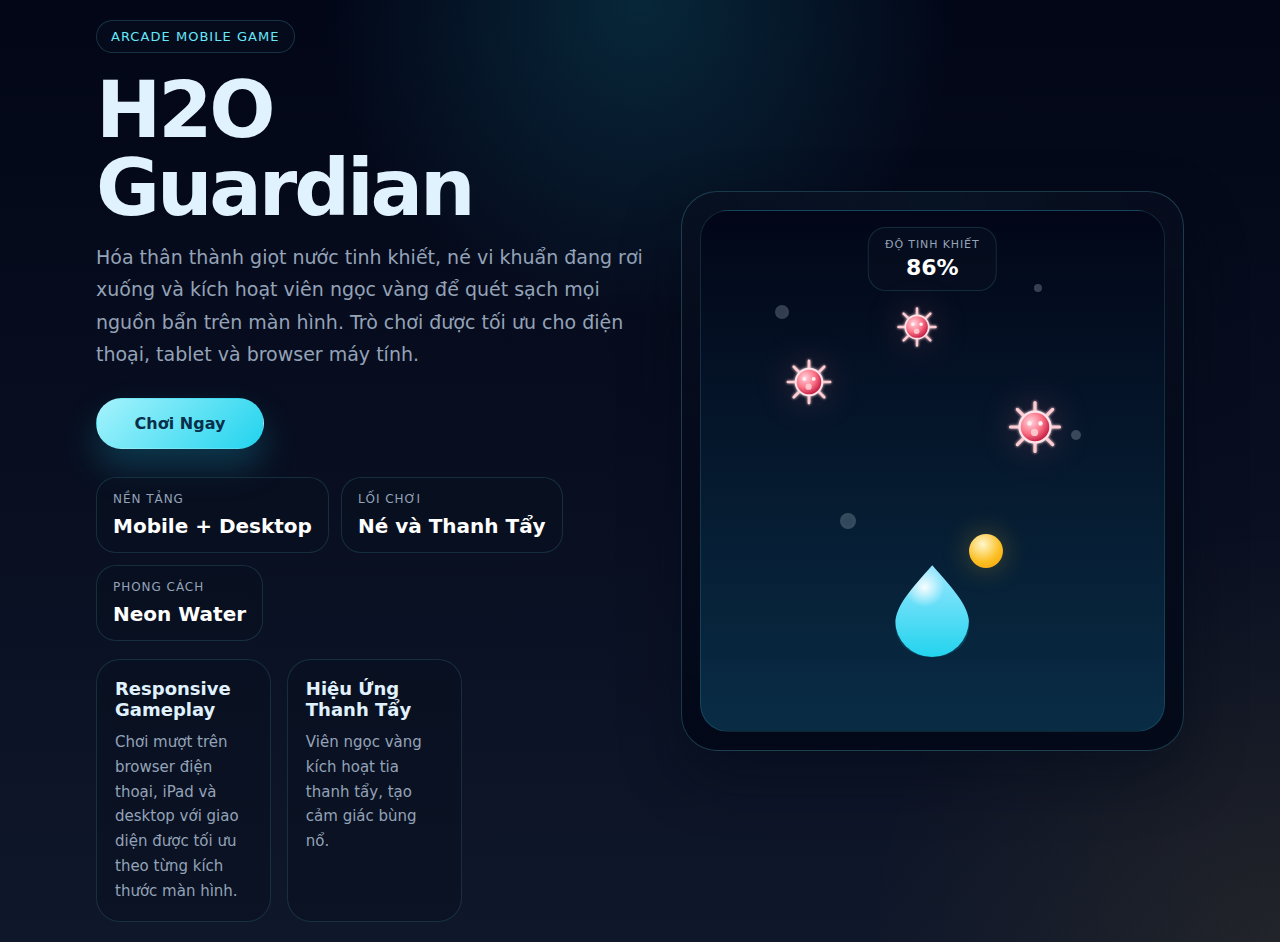
<file: game.html>
<!DOCTYPE html>
<html lang="vi">
<head>
    <meta charset="UTF-8">
    <meta
        name="viewport"
        content="width=device-width, initial-scale=1.0, viewport-fit=cover"
    >
    <meta
        name="description"
        content="H2O Guardian là game arcade né vi khuẩn, thu thập ngọc thanh tẩy
        và giữ độ tinh khiết cao nhất."
    >
    <title>H2O Guardian | Landing Page</title>
    <style>
        :root {
            color-scheme: dark;
            --bg-start: #020617;
            --bg-end: #0f172a;
            --panel: rgba(8, 15, 31, 0.72);
            --panel-border: rgba(103, 232, 249, 0.22);
            --accent: #67e8f9;
            --accent-strong: #22d3ee;
            --accent-warm: #fbbf24;
            --danger: #fb7185;
            --text-main: #e0f2fe;
            --text-soft: #94a3b8;
            --shadow: 0 24px 60px rgba(2, 8, 23, 0.45);
        }

        * {
            box-sizing: border-box;
        }

        html,
        body {
            margin: 0;
            min-height: 100%;
        }

        body {
            font-family:
                Inter, ui-sans-serif, system-ui, -apple-system, BlinkMacSystemFont,
                "Segoe UI", sans-serif;
            color: var(--text-main);
            background:
                radial-gradient(circle at top, rgba(34, 211, 238, 0.16), transparent 28%),
                radial-gradient(
                    circle at bottom right,
                    rgba(251, 191, 36, 0.08),
                    transparent 26%
                ),
                linear-gradient(180deg, var(--bg-start), var(--bg-end));
        }

        a {
            color: inherit;
            text-decoration: none;
        }

        .page {
            width: min(1120px, 100%);
            margin: 0 auto;
            padding:
                max(20px, env(safe-area-inset-top))
                max(16px, env(safe-area-inset-right))
                max(20px, env(safe-area-inset-bottom))
                max(16px, env(safe-area-inset-left));
        }

        .hero {
            min-height: 100dvh;
            display: grid;
            grid-template-columns: minmax(0, 1.05fr) minmax(320px, 0.95fr);
            align-items: center;
            gap: 28px;
        }

        .hero-copy {
            max-width: 620px;
        }

        .eyebrow {
            display: inline-flex;
            align-items: center;
            gap: 8px;
            padding: 8px 14px;
            border-radius: 999px;
            border: 1px solid rgba(103, 232, 249, 0.18);
            background: rgba(8, 15, 31, 0.56);
            color: var(--accent);
            font-size: 13px;
            letter-spacing: 0.08em;
            text-transform: uppercase;
        }

        .hero h1 {
            margin: 18px 0 14px;
            font-size: clamp(40px, 7vw, 78px);
            line-height: 1;
            letter-spacing: -0.04em;
        }

        .hero p {
            margin: 0;
            color: var(--text-soft);
            font-size: clamp(16px, 2vw, 19px);
            line-height: 1.7;
        }

        .hero-actions {
            display: flex;
            flex-wrap: wrap;
            gap: 14px;
            margin-top: 28px;
        }

        .button {
            display: inline-flex;
            align-items: center;
            justify-content: center;
            min-width: 168px;
            padding: 15px 24px;
            border-radius: 999px;
            border: 1px solid transparent;
            font-weight: 700;
            transition:
                transform 0.2s ease,
                border-color 0.2s ease,
                background 0.2s ease;
        }

        .button:hover {
            transform: translateY(-2px);
        }

        .button-primary {
            color: #082f49;
            background: linear-gradient(135deg, #a5f3fc, #22d3ee);
            box-shadow: 0 18px 35px rgba(34, 211, 238, 0.22);
        }

        .button-secondary {
            border-color: rgba(103, 232, 249, 0.18);
            background: rgba(8, 15, 31, 0.58);
            color: var(--text-main);
        }

        .hero-meta {
            display: flex;
            flex-wrap: wrap;
            gap: 12px;
            margin-top: 28px;
        }

        .meta-card {
            min-width: 140px;
            padding: 14px 16px;
            border-radius: 20px;
            border: 1px solid rgba(103, 232, 249, 0.14);
            background: rgba(8, 15, 31, 0.52);
        }

        .meta-card span {
            display: block;
            color: var(--text-soft);
            font-size: 12px;
            text-transform: uppercase;
            letter-spacing: 0.08em;
        }

        .meta-card strong {
            display: block;
            margin-top: 8px;
            font-size: 20px;
            color: white;
        }

        .hero-visual {
            position: relative;
            min-height: 560px;
            border-radius: 36px;
            overflow: hidden;
            border: 1px solid var(--panel-border);
            background:
                linear-gradient(180deg, rgba(8, 15, 31, 0.7), rgba(2, 8, 23, 0.92)),
                radial-gradient(circle at top, rgba(34, 211, 238, 0.1), transparent 34%);
            box-shadow: var(--shadow);
        }

        .mock-screen {
            position: absolute;
            inset: 18px;
            border-radius: 28px;
            overflow: hidden;
            background:
                linear-gradient(180deg, rgba(2, 6, 23, 0.92), rgba(8, 47, 73, 0.88)),
                linear-gradient(180deg, #020617, #0f172a);
            border: 1px solid rgba(103, 232, 249, 0.14);
        }

        .mock-bubble,
        .mock-virus,
        .mock-orb,
        .mock-drop {
            position: absolute;
            border-radius: 999px;
        }

        .mock-bubble {
            background: rgba(224, 242, 254, 0.18);
            box-shadow: inset 0 0 12px rgba(255, 255, 255, 0.08);
        }

        .mock-drop {
            left: 50%;
            bottom: 74px;
            width: 74px;
            height: 92px;
            transform: translateX(-50%);
            background:
                radial-gradient(circle at 40% 24%, rgba(255, 255, 255, 0.95), transparent 24%),
                linear-gradient(180deg, #9be7ff, #22d3ee);
            clip-path: path(
                "M37 0 C57 23 74 40 74 59 C74 80 57 92 37 92 C17 92 0 80 0 59 C0 40 17 23 37 0 Z"
            );
            filter: drop-shadow(0 0 20px rgba(34, 211, 238, 0.4));
        }

        .mock-virus {
            background-image: url("data:image/svg+xml;charset=utf-8,%3Csvg xmlns='http://www.w3.org/2000/svg' viewBox='0 0 128 128'%3E%3Cdefs%3E%3CradialGradient id='core' cx='36%25' cy='34%25' r='70%25'%3E%3Cstop offset='0%25' stop-color='%23ffd5df' /%3E%3Cstop offset='55%25' stop-color='%23fb7185' /%3E%3Cstop offset='100%25' stop-color='%23be123c' /%3E%3C/radialGradient%3E%3Cfilter id='glow' x='-40%25' y='-40%25' width='180%25' height='180%25'%3E%3CfeGaussianBlur stdDeviation='4' result='blur' /%3E%3CfeMerge%3E%3CfeMergeNode in='blur' /%3E%3CfeMergeNode in='SourceGraphic' /%3E%3C/feMerge%3E%3C/filter%3E%3C/defs%3E%3Cg filter='url(%23glow)'%3E%3Cg stroke='%23fecdd3' stroke-width='7' stroke-linecap='round'%3E%3Cline x1='64' y1='10' x2='64' y2='28' /%3E%3Cline x1='64' y1='100' x2='64' y2='118' /%3E%3Cline x1='10' y1='64' x2='28' y2='64' /%3E%3Cline x1='100' y1='64' x2='118' y2='64' /%3E%3Cline x1='25' y1='25' x2='37' y2='37' /%3E%3Cline x1='91' y1='91' x2='103' y2='103' /%3E%3Cline x1='25' y1='103' x2='37' y2='91' /%3E%3Cline x1='91' y1='37' x2='103' y2='25' /%3E%3C/g%3E%3Ccircle cx='64' cy='64' r='34' fill='url(%23core)' stroke='%23ffe4ea' stroke-width='5' /%3E%3Ccircle cx='52' cy='56' r='5' fill='%23fff1f2' /%3E%3Ccircle cx='76' cy='56' r='5' fill='%23fff1f2' /%3E%3Ccircle cx='63' cy='76' r='8' fill='%23fecdd3' opacity='0.9' /%3E%3C/g%3E%3C/svg%3E");
            background-position: center;
            background-repeat: no-repeat;
            background-size: contain;
            filter: drop-shadow(0 0 18px rgba(251, 113, 133, 0.24));
        }

        .mock-orb {
            background:
                radial-gradient(circle at 40% 30%, #fff7cc, #fbbf24 56%, #f59e0b 100%);
            box-shadow: 0 0 28px rgba(251, 191, 36, 0.3);
        }

        .mock-hud {
            position: absolute;
            top: 16px;
            left: 50%;
            transform: translateX(-50%);
            padding: 10px 16px;
            border-radius: 18px;
            border: 1px solid rgba(103, 232, 249, 0.14);
            background: rgba(8, 15, 31, 0.68);
            color: white;
            text-align: center;
        }

        .mock-hud span {
            display: block;
            color: var(--text-soft);
            font-size: 11px;
            letter-spacing: 0.08em;
            text-transform: uppercase;
        }

        .mock-hud strong {
            display: block;
            margin-top: 4px;
            font-size: 22px;
        }

        .feature-grid {
            display: grid;
            grid-template-columns: repeat(3, minmax(0, 1fr));
            gap: 16px;
            margin-top: 18px;
        }

        .feature-card {
            padding: 18px;
            border-radius: 24px;
            border: 1px solid rgba(103, 232, 249, 0.14);
            background: rgba(8, 15, 31, 0.52);
        }

        .feature-card strong {
            display: block;
            margin-bottom: 10px;
            font-size: 18px;
        }

        .feature-card p {
            margin: 0;
            color: var(--text-soft);
            font-size: 15px;
            line-height: 1.65;
        }

        .footer-note {
            margin-top: 18px;
            color: var(--text-soft);
            font-size: 14px;
        }

        @media (max-width: 960px) {
            .hero {
                grid-template-columns: 1fr;
                min-height: auto;
                padding-block: 28px 24px;
            }

            .hero-copy {
                max-width: none;
            }

            .hero-visual {
                min-height: 500px;
            }

            .feature-grid {
                grid-template-columns: 1fr;
            }
        }

        @media (max-width: 560px) {
            .page {
                padding: 14px;
            }

            .hero {
                gap: 18px;
                padding-block: 18px;
            }

            .hero-visual {
                min-height: 420px;
                border-radius: 28px;
            }

            .mock-screen {
                inset: 12px;
                border-radius: 22px;
            }

            .hero-actions {
                flex-direction: column;
            }

            .button {
                width: 100%;
            }

            .hero-meta {
                display: grid;
                grid-template-columns: 1fr 1fr;
            }
        }
    </style>
</head>
<body>
    <main class="page">
        <section class="hero">
            <div class="hero-copy">
                <div class="eyebrow">Arcade Mobile Game</div>
                <h1>H2O Guardian</h1>
                <p>
                    Hóa thân thành giọt nước tinh khiết, né vi khuẩn đang rơi xuống
                    và kích hoạt viên ngọc vàng để quét sạch mọi nguồn bẩn trên màn
                    hình. Trò chơi được tối ưu cho điện thoại, tablet và browser máy
                    tính.
                </p>

                <div class="hero-actions">
                    <a class="button button-primary" href="game_play.html">
                        Chơi Ngay
                    </a>
                </div>

                <div class="hero-meta">
                    <div class="meta-card">
                        <span>Nền tảng</span>
                        <strong>Mobile + Desktop</strong>
                    </div>
                    <div class="meta-card">
                        <span>Lối chơi</span>
                        <strong>Né và Thanh Tẩy</strong>
                    </div>
                    <div class="meta-card">
                        <span>Phong cách</span>
                        <strong>Neon Water</strong>
                    </div>
                </div>

                <div id="features" class="feature-grid">
                    <article class="feature-card">
                        <strong>Responsive Gameplay</strong>
                        <p>
                            Chơi mượt trên browser điện thoại, iPad và desktop với
                            giao diện được tối ưu theo từng kích thước màn hình.
                        </p>
                    </article>
                    <article class="feature-card">
                        <strong>Hiệu Ứng Thanh Tẩy</strong>
                        <p>
                            Viên ngọc vàng kích hoạt tia thanh tẩy, tạo cảm giác bùng
                            nổ.
                        </p>
                    </article>
                </div>
            </div>

            <aside class="hero-visual" aria-label="Minh họa H2O Guardian">
                <div class="mock-screen">
                    <div class="mock-hud">
                        <span>Độ tinh khiết</span>
                        <strong>86%</strong>
                    </div>

                    <div
                        class="mock-bubble"
                        style="width: 14px; height: 14px; left: 16%; top: 18%;"
                    ></div>
                    <div
                        class="mock-bubble"
                        style="width: 8px; height: 8px; left: 72%; top: 14%;"
                    ></div>
                    <div
                        class="mock-bubble"
                        style="width: 16px; height: 16px; left: 30%; top: 58%;"
                    ></div>
                    <div
                        class="mock-bubble"
                        style="width: 10px; height: 10px; left: 80%; top: 42%;"
                    ></div>

                    <div
                        class="mock-virus"
                        style="width: 50px; height: 50px; left: 18%; top: 28%;"
                    ></div>
                    <div
                        class="mock-virus"
                        style="width: 58px; height: 58px; left: 66%; top: 36%;"
                    ></div>
                    <div
                        class="mock-virus"
                        style="width: 44px; height: 44px; left: 42%; top: 18%;"
                    ></div>

                    <div
                        class="mock-orb"
                        style="width: 34px; height: 34px; left: 58%; top: 62%;"
                    ></div>

                    <div class="mock-drop"></div>
                </div>
            </aside>
        </section>
    </main>
</body>
</html>
</file>
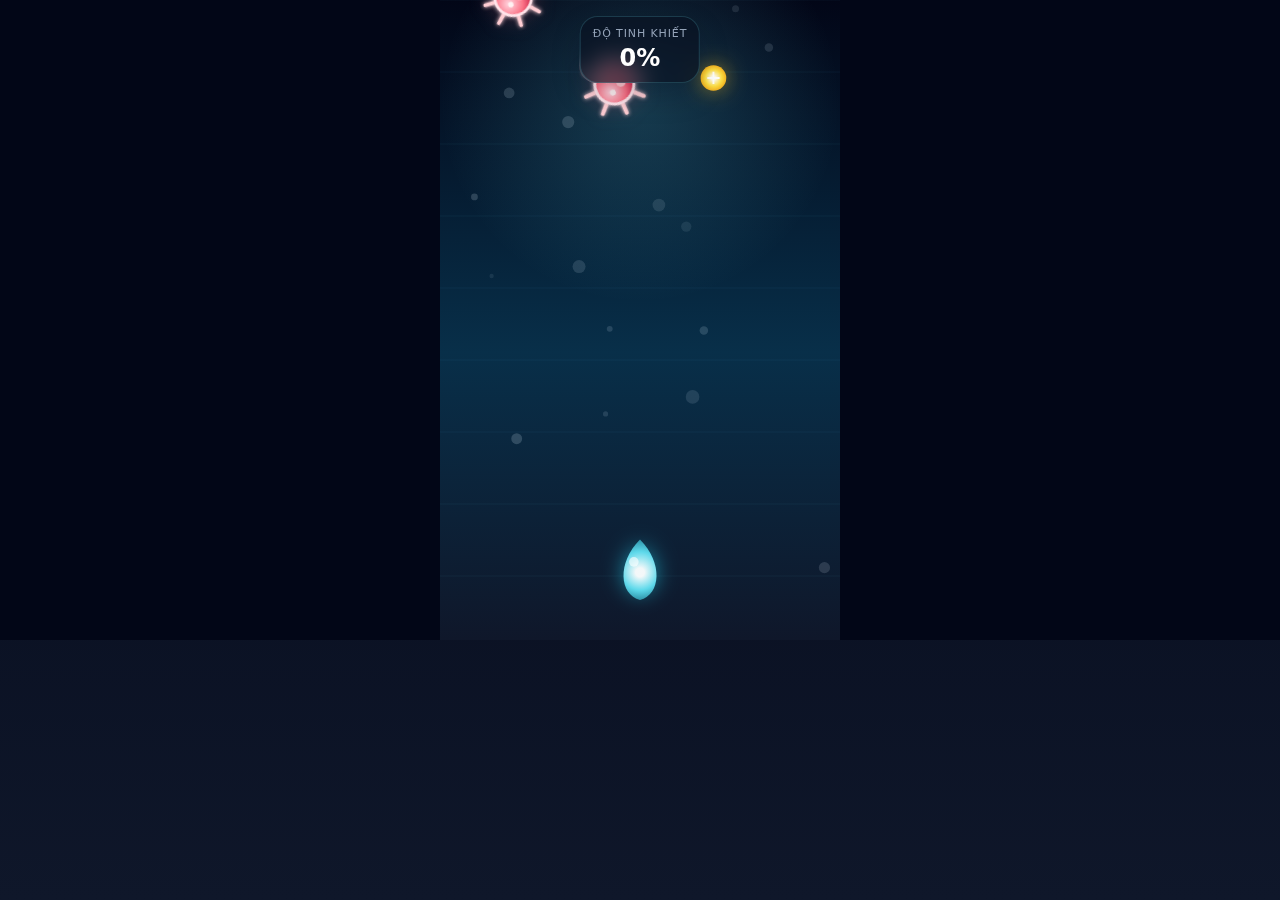
<file: game_play.html>
<!DOCTYPE html>
<html lang="vi">
<head>
    <meta charset="UTF-8">
    <meta
        name="viewport"
        content="width=device-width, initial-scale=1.0, maximum-scale=1.0,
        user-scalable=no, viewport-fit=cover"
    >
    <title>H2O Guardian</title>
    <style>
        :root {
            color-scheme: dark;
            --bg-start: #020617;
            --bg-end: #0f172a;
            --panel: rgba(10, 23, 46, 0.72);
            --panel-border: rgba(125, 211, 252, 0.24);
            --accent: #67e8f9;
            --accent-strong: #22d3ee;
            --danger: #fb7185;
            --warning: #fbbf24;
            --text-main: #e0f2fe;
            --text-soft: #94a3b8;
        }

        * {
            box-sizing: border-box;
        }

        html,
        body {
            margin: 0;
            min-height: 100%;
        }

        body {
            display: flex;
            align-items: center;
            justify-content: center;
            padding:
                max(12px, env(safe-area-inset-top))
                max(12px, env(safe-area-inset-right))
                max(12px, env(safe-area-inset-bottom))
                max(12px, env(safe-area-inset-left));
            overflow: hidden;
            font-family:
                Inter, ui-sans-serif, system-ui, -apple-system, BlinkMacSystemFont,
                "Segoe UI", sans-serif;
            background:
                radial-gradient(circle at top, rgba(34, 211, 238, 0.18), transparent 38%),
                linear-gradient(180deg, var(--bg-start), var(--bg-end));
            color: var(--text-main);
            touch-action: none;
        }

        body.pseudo-fullscreen {
            padding: 0;
        }

        .app-shell {
            position: relative;
            width: min(100%, 1100px);
            height: min(100dvh - 24px, 920px);
            display: grid;
            grid-template-rows: auto minmax(0, 1fr) auto;
            gap: 14px;
        }

        .app-shell.is-fullscreen {
            width: 100vw;
            height: 100dvh;
            max-width: none;
            gap: 0;
        }

        .top-bar {
            display: flex;
            align-items: center;
            justify-content: space-between;
            gap: 12px;
            padding: 14px 18px;
            border: 1px solid var(--panel-border);
            border-radius: 24px;
            background: var(--panel);
            backdrop-filter: blur(16px);
            box-shadow: 0 18px 45px rgba(15, 23, 42, 0.35);
        }

        .top-bar-actions {
            display: flex;
            align-items: center;
            gap: 10px;
        }

        .title-wrap h1 {
            margin: 0;
            font-size: clamp(20px, 2.5vw, 30px);
            letter-spacing: 0.04em;
        }

        .title-wrap p {
            margin: 4px 0 0;
            color: var(--text-soft);
            font-size: clamp(12px, 1.5vw, 14px);
        }

        .stats {
            display: flex;
            flex-wrap: wrap;
            gap: 10px;
            justify-content: flex-end;
        }

        .stat-card {
            min-width: 118px;
            padding: 10px 14px;
            border: 1px solid rgba(103, 232, 249, 0.2);
            border-radius: 18px;
            background: rgba(7, 18, 37, 0.72);
            text-align: left;
        }

        .stat-card span {
            display: block;
            font-size: 12px;
            color: var(--text-soft);
            text-transform: uppercase;
            letter-spacing: 0.08em;
        }

        .stat-card strong {
            display: block;
            margin-top: 4px;
            font-size: clamp(20px, 2.2vw, 28px);
            color: white;
        }

        .game-frame {
            position: relative;
            display: grid;
            place-items: center;
            min-height: 0;
            border-radius: 32px;
            background:
                linear-gradient(180deg, rgba(15, 23, 42, 0.55), rgba(2, 6, 23, 0.7)),
                radial-gradient(circle at top, rgba(34, 211, 238, 0.1), transparent 45%);
            border: 1px solid rgba(103, 232, 249, 0.18);
            box-shadow:
                inset 0 1px 0 rgba(255, 255, 255, 0.06),
                0 25px 60px rgba(2, 8, 23, 0.5);
            overflow: hidden;
        }

        canvas {
            display: block;
            width: 100%;
            height: 100%;
            max-width: 100%;
            max-height: 100%;
            border-radius: 28px;
            touch-action: none;
        }

        .overlay {
            position: absolute;
            inset: 0;
            display: none;
            align-items: center;
            justify-content: center;
            padding: 20px;
            background: rgba(2, 6, 23, 0.72);
            backdrop-filter: blur(10px);
        }

        .floating-hud {
            position: absolute;
            top: 16px;
            left: 50%;
            transform: translateX(-50%);
            z-index: 2;
            display: flex;
            justify-content: center;
            pointer-events: none;
        }

        .floating-hud-card {
            width: fit-content;
            padding: 10px 12px;
            border-radius: 18px;
            border: 1px solid rgba(103, 232, 249, 0.18);
            background: rgba(8, 15, 31, 0.62);
            backdrop-filter: blur(10px);
            box-shadow: 0 12px 30px rgba(2, 8, 23, 0.18);
            text-align: center;
        }

        .floating-hud-card span {
            display: block;
            font-size: 11px;
            color: var(--text-soft);
            text-transform: uppercase;
            letter-spacing: 0.08em;
        }

        .floating-hud-card strong {
            display: block;
            margin-top: 4px;
            color: white;
            font-size: clamp(18px, 2.8vw, 24px);
        }

        .overlay.is-visible {
            display: flex;
        }

        .overlay-card {
            width: min(100%, 380px);
            padding: 28px 24px;
            text-align: center;
            border-radius: 28px;
            border: 1px solid rgba(251, 113, 133, 0.24);
            background: rgba(15, 23, 42, 0.88);
            box-shadow: 0 18px 50px rgba(2, 8, 23, 0.4);
        }

        .overlay-card h2 {
            margin: 0;
            font-size: clamp(28px, 5vw, 38px);
            color: #ffd4dc;
        }

        .overlay-card p {
            margin: 12px 0 20px;
            color: var(--text-soft);
            line-height: 1.5;
        }

        .overlay-card strong {
            color: white;
        }

        button {
            appearance: none;
            border: none;
            padding: 14px 28px;
            border-radius: 999px;
            font-size: 16px;
            font-weight: 700;
            color: #082f49;
            background: linear-gradient(135deg, #a5f3fc, #22d3ee);
            cursor: pointer;
            box-shadow: 0 10px 30px rgba(34, 211, 238, 0.24);
        }

        .secondary-button {
            padding: 12px 18px;
            font-size: 14px;
            color: var(--text-main);
            background: rgba(8, 15, 31, 0.8);
            border: 1px solid rgba(103, 232, 249, 0.24);
            box-shadow: none;
        }

        .bottom-bar {
            display: flex;
            align-items: center;
            justify-content: space-between;
            gap: 12px;
            padding: 12px 18px;
            border-radius: 22px;
            background: rgba(8, 15, 31, 0.66);
            border: 1px solid rgba(103, 232, 249, 0.14);
            color: var(--text-soft);
            font-size: 14px;
        }

        .bottom-bar b {
            color: var(--accent);
        }

        .app-shell.is-fullscreen .top-bar,
        .app-shell.is-fullscreen .bottom-bar {
            display: none;
        }

        .app-shell.is-fullscreen .game-frame {
            border-radius: 0;
            border: none;
            box-shadow: none;
            background: #020617;
        }

        .app-shell.is-fullscreen canvas,
        .app-shell.is-fullscreen .overlay {
            border-radius: 0;
        }

        @media (max-width: 860px) {
            .app-shell {
                height: min(100dvh - 24px, 1000px);
            }

            .top-bar,
            .bottom-bar {
                flex-direction: column;
                align-items: stretch;
            }

            .top-bar-actions {
                justify-content: space-between;
            }

            .stats {
                justify-content: stretch;
            }

            .stat-card {
                flex: 1 1 0;
                min-width: 0;
            }
        }

        @media (max-width: 520px) {
            body {
                padding: 10px;
            }

            .app-shell {
                gap: 10px;
                height: min(100dvh - 20px, 920px);
            }

            .top-bar,
            .bottom-bar,
            .overlay-card {
                border-radius: 22px;
            }

            .secondary-button {
                width: 100%;
            }

            .floating-hud {
                top: 10px;
                left: 50%;
                right: auto;
            }

            .floating-hud-card {
                padding: 9px 10px;
            }
        }
    </style>
</head>
<body>
    <main class="app-shell">
        <section class="top-bar">
            <div class="title-wrap">
                <h1>H2O Guardian</h1>
                <p>
                    Né vi khuẩn, nhặt lõi thanh lọc và giữ độ tinh khiết cao nhất.
                </p>
            </div>
            <div class="stats">
                <div class="stat-card">
                    <span>Độ tinh khiết</span>
                    <strong><b id="score">0</b>%</strong>
                </div>
                <div class="stat-card">
                    <span>Kỷ lục</span>
                    <strong><b id="bestScore">0</b>%</strong>
                </div>
            </div>
            <div class="top-bar-actions">
                <button
                    id="fullscreenButton"
                    class="secondary-button"
                    type="button"
                >
                    Full screen
                </button>
            </div>
        </section>

        <section class="game-frame">
            <div class="floating-hud" aria-hidden="true">
                <div class="floating-hud-card">
                    <span>Độ tinh khiết</span>
                    <strong><b id="floatingPurity">0</b>%</strong>
                </div>
            </div>

            <canvas id="gameCanvas" aria-label="H2O Guardian game"></canvas>

            <div id="overlay" class="overlay">
                <div class="overlay-card">
                    <h2>Bị nhiễm bẩn!</h2>
                    <p id="finalScore">
                        Độ tinh khiết cuối cùng: <strong>0%</strong>
                    </p>
                    <button id="restartButton" type="button">Chơi lại</button>
                </div>
            </div>
        </section>

        <section class="bottom-bar">
            <div>
                <b>Điều khiển:</b> kéo, chạm, rê chuột hoặc dùng phím
                <b>A/D</b>, <b>←/→</b>.
            </div>
            <div>
                <b>Mẹo:</b> lõi vàng sẽ quét sạch vi khuẩn và tăng thêm điểm.
            </div>
        </section>
    </main>

    <script>
        (() => {
            const canvas = document.getElementById("gameCanvas");
            const ctx = canvas.getContext("2d");
            const appShell = document.querySelector(".app-shell");
            const frameEl = document.querySelector(".game-frame");
            const overlay = document.getElementById("overlay");
            const scoreEl = document.getElementById("score");
            const bestScoreEl = document.getElementById("bestScore");
            const floatingPurityEl = document.getElementById("floatingPurity");
            const finalScoreEl = document.getElementById("finalScore");
            const restartButton = document.getElementById("restartButton");
            const fullscreenButton = document.getElementById("fullscreenButton");

            const STORAGE_KEY = "h2o_guardian_best_score";
            const ENEMY_SPRITE_SVG = `
                <svg xmlns="http://www.w3.org/2000/svg" viewBox="0 0 128 128">
                    <defs>
                        <radialGradient id="core" cx="36%" cy="34%" r="70%">
                            <stop offset="0%" stop-color="#ffd5df" />
                            <stop offset="55%" stop-color="#fb7185" />
                            <stop offset="100%" stop-color="#be123c" />
                        </radialGradient>
                        <filter
                            id="glow"
                            x="-40%"
                            y="-40%"
                            width="180%"
                            height="180%"
                        >
                            <feGaussianBlur stdDeviation="4" result="blur" />
                            <feMerge>
                                <feMergeNode in="blur" />
                                <feMergeNode in="SourceGraphic" />
                            </feMerge>
                        </filter>
                    </defs>
                    <g filter="url(#glow)">
                        <g stroke="#fecdd3" stroke-width="7" stroke-linecap="round">
                            <line x1="64" y1="10" x2="64" y2="28" />
                            <line x1="64" y1="100" x2="64" y2="118" />
                            <line x1="10" y1="64" x2="28" y2="64" />
                            <line x1="100" y1="64" x2="118" y2="64" />
                            <line x1="25" y1="25" x2="37" y2="37" />
                            <line x1="91" y1="91" x2="103" y2="103" />
                            <line x1="25" y1="103" x2="37" y2="91" />
                            <line x1="91" y1="37" x2="103" y2="25" />
                        </g>
                        <circle
                            cx="64"
                            cy="64"
                            r="34"
                            fill="url(#core)"
                            stroke="#ffe4ea"
                            stroke-width="5"
                        />
                        <circle cx="52" cy="56" r="5" fill="#fff1f2" />
                        <circle cx="76" cy="56" r="5" fill="#fff1f2" />
                        <circle cx="63" cy="76" r="8" fill="#fecdd3" opacity="0.9" />
                    </g>
                </svg>
            `;

            function createEnemySprite() {
                const sprite = new Image();
                sprite.decoding = "async";
                sprite.src =
                    "data:image/svg+xml;charset=utf-8," +
                    encodeURIComponent(ENEMY_SPRITE_SVG);
                return sprite;
            }

            function createBeamSprite() {
                const beamCanvas = document.createElement("canvas");
                beamCanvas.width = 256;
                beamCanvas.height = 48;

                const beamCtx = beamCanvas.getContext("2d");
                const glowGradient = beamCtx.createLinearGradient(
                    0,
                    beamCanvas.height / 2,
                    beamCanvas.width,
                    beamCanvas.height / 2
                );

                glowGradient.addColorStop(0, "rgba(255, 251, 235, 1)");
                glowGradient.addColorStop(0.45, "rgba(253, 224, 71, 1)");
                glowGradient.addColorStop(1, "rgba(125, 211, 252, 0)");

                beamCtx.strokeStyle = glowGradient;
                beamCtx.lineCap = "round";
                beamCtx.lineWidth = 18;
                beamCtx.shadowColor = "rgba(251, 191, 36, 0.95)";
                beamCtx.shadowBlur = 18;
                beamCtx.beginPath();
                beamCtx.moveTo(10, beamCanvas.height / 2);
                beamCtx.lineTo(beamCanvas.width - 18, beamCanvas.height / 2);
                beamCtx.stroke();

                beamCtx.shadowBlur = 0;
                beamCtx.strokeStyle = "rgba(255, 255, 255, 0.9)";
                beamCtx.lineWidth = 5;
                beamCtx.beginPath();
                beamCtx.moveTo(10, beamCanvas.height / 2);
                beamCtx.lineTo(beamCanvas.width - 18, beamCanvas.height / 2);
                beamCtx.stroke();

                return beamCanvas;
            }

            const game = {
                width: 0,
                height: 0,
                dpr: Math.min(window.devicePixelRatio || 1, 2),
                running: false,
                lastFrame: 0,
                score: 0,
                bestScore: Number(localStorage.getItem(STORAGE_KEY)) || 0,
                spawnEnemyTimer: 0,
                spawnItemTimer: 0,
                keyboardDirection: 0,
                pointerActive: false,
                player: {
                    x: 0,
                    y: 0,
                    radius: 22,
                    speed: 420
                },
                enemies: [],
                items: [],
                particles: [],
                purifierBeams: [],
                backgroundBubbles: [],
                backgroundLayer: null,
                beamSprite: createBeamSprite(),
                enemySprite: createEnemySprite(),
                pseudoFullscreen: true,
                hasAttemptedNativeFullscreen: false
            };

            bestScoreEl.textContent = String(game.bestScore);
            ctx.imageSmoothingEnabled = true;
            ctx.imageSmoothingQuality = "high";

            function clamp(value, min, max) {
                return Math.min(Math.max(value, min), max);
            }

            function randomBetween(min, max) {
                return Math.random() * (max - min) + min;
            }

            function isFullscreenActive() {
                return Boolean(
                    document.fullscreenElement ||
                        document.webkitFullscreenElement ||
                        game.pseudoFullscreen
                );
            }

            function updateFullscreenUi() {
                const isFullscreen = isFullscreenActive();
                appShell.classList.toggle("is-fullscreen", isFullscreen);
                document.body.classList.toggle("pseudo-fullscreen", game.pseudoFullscreen);
                fullscreenButton.textContent = isFullscreen
                    ? "Thoát full screen"
                    : "Full screen";
            }

            async function toggleFullscreen() {
                try {
                    if (isFullscreenActive()) {
                        if (document.fullscreenElement && document.exitFullscreen) {
                            await document.exitFullscreen();
                        } else if (
                            document.webkitFullscreenElement &&
                            document.webkitExitFullscreen
                        ) {
                            document.webkitExitFullscreen();
                        } else {
                            game.pseudoFullscreen = false;
                        }
                    } else if (appShell.requestFullscreen) {
                        game.pseudoFullscreen = false;
                        await appShell.requestFullscreen();
                    } else if (appShell.webkitRequestFullscreen) {
                        game.pseudoFullscreen = false;
                        appShell.webkitRequestFullscreen();
                    } else {
                        game.pseudoFullscreen = true;
                    }
                } catch (error) {
                    console.error("Fullscreen toggle failed", error);
                } finally {
                    updateFullscreenUi();
                    setTimeout(resizeCanvas, 50);
                }
            }

            async function tryEnterNativeFullscreen() {
                if (
                    game.hasAttemptedNativeFullscreen ||
                    document.fullscreenElement ||
                    document.webkitFullscreenElement
                ) {
                    return;
                }

                game.hasAttemptedNativeFullscreen = true;

                try {
                    if (appShell.requestFullscreen) {
                        await appShell.requestFullscreen();
                        game.pseudoFullscreen = false;
                    } else if (appShell.webkitRequestFullscreen) {
                        appShell.webkitRequestFullscreen();
                        game.pseudoFullscreen = false;
                    }
                } catch (error) {
                    game.pseudoFullscreen = true;
                } finally {
                    updateFullscreenUi();
                    setTimeout(resizeCanvas, 50);
                }
            }

            function resizeCanvas() {
                const previousWidth = game.width || 430;
                const previousHeight = game.height || 720;
                const frameRect = frameEl.getBoundingClientRect();
                const aspectRatio = 10 / 16;
                const framePadding = isFullscreenActive() ? 0 : 18;
                let nextWidth = frameRect.width - framePadding;
                let nextHeight = frameRect.height - framePadding;

                if (nextWidth / nextHeight > aspectRatio) {
                    nextWidth = nextHeight * aspectRatio;
                } else {
                    nextHeight = nextWidth / aspectRatio;
                }

                game.width = Math.max(280, Math.floor(nextWidth));
                game.height = Math.max(420, Math.floor(nextHeight));

                canvas.style.width = game.width + "px";
                canvas.style.height = game.height + "px";
                canvas.width = Math.floor(game.width * game.dpr);
                canvas.height = Math.floor(game.height * game.dpr);
                ctx.setTransform(game.dpr, 0, 0, game.dpr, 0, 0);

                const scaleX = game.width / previousWidth;
                const scaleY = game.height / previousHeight;

                game.player.x = clamp(
                    (game.player.x || game.width / 2) * scaleX,
                    game.player.radius,
                    game.width - game.player.radius
                );
                game.player.y = game.height - 72;
                game.player.radius = clamp(game.width * 0.055, 18, 30);

                game.enemies.forEach((enemy) => {
                    enemy.x *= scaleX;
                    enemy.y *= scaleY;
                    enemy.radius = clamp(enemy.radius * scaleX, 16, 34);
                });

                game.items.forEach((item) => {
                    item.x *= scaleX;
                    item.y *= scaleY;
                    item.radius = clamp(item.radius * scaleX, 12, 22);
                });

                game.particles.forEach((particle) => {
                    particle.x *= scaleX;
                    particle.y *= scaleY;
                });

                game.purifierBeams.forEach((beam) => {
                    beam.fromX *= scaleX;
                    beam.fromY *= scaleY;
                    beam.toX *= scaleX;
                    beam.toY *= scaleY;
                    beam.length = Math.hypot(
                        beam.toX - beam.fromX,
                        beam.toY - beam.fromY
                    );
                    beam.angle = Math.atan2(
                        beam.toY - beam.fromY,
                        beam.toX - beam.fromX
                    );
                });

                createBackgroundBubbles();
                buildBackgroundLayer();
            }

            function createBackgroundBubbles() {
                const amount = Math.max(10, Math.floor(game.width / 26));
                game.backgroundBubbles = Array.from(
                    { length: amount },
                    () => ({
                        x: randomBetween(0, game.width),
                        y: randomBetween(0, game.height),
                        radius: randomBetween(2, 7),
                        speed: randomBetween(8, 20),
                        alpha: randomBetween(0.08, 0.18)
                    })
                );
            }

            function buildBackgroundLayer() {
                const layer = document.createElement("canvas");
                layer.width = game.width;
                layer.height = game.height;

                const layerCtx = layer.getContext("2d");
                const skyGradient = layerCtx.createLinearGradient(
                    0,
                    0,
                    0,
                    game.height
                );
                skyGradient.addColorStop(0, "#020617");
                skyGradient.addColorStop(0.55, "#082f49");
                skyGradient.addColorStop(1, "#0f172a");

                layerCtx.fillStyle = skyGradient;
                layerCtx.fillRect(0, 0, game.width, game.height);

                const glow = layerCtx.createRadialGradient(
                    game.width * 0.5,
                    game.height * 0.16,
                    10,
                    game.width * 0.5,
                    game.height * 0.16,
                    game.width * 0.5
                );
                glow.addColorStop(0, "rgba(103, 232, 249, 0.18)");
                glow.addColorStop(1, "rgba(103, 232, 249, 0)");
                layerCtx.fillStyle = glow;
                layerCtx.fillRect(0, 0, game.width, game.height);

                layerCtx.strokeStyle = "rgba(125, 211, 252, 0.06)";
                layerCtx.lineWidth = 1;

                for (let y = 0; y <= game.height; y += 72) {
                    layerCtx.beginPath();
                    layerCtx.moveTo(0, y);
                    layerCtx.lineTo(game.width, y);
                    layerCtx.stroke();
                }

                game.backgroundLayer = layer;
            }

            function resetGame() {
                game.score = 0;
                game.spawnEnemyTimer = 0;
                game.spawnItemTimer = 0;
                game.keyboardDirection = 0;
                game.pointerActive = false;
                game.lastFrame = 0;
                game.running = true;
                game.enemies = [];
                game.items = [];
                game.particles = [];
                game.purifierBeams = [];
                game.player.x = game.width / 2;
                game.player.y = game.height - 72;
                overlay.classList.remove("is-visible");
                scoreEl.textContent = "0";
                floatingPurityEl.textContent = "0";
                requestAnimationFrame(update);
            }

            function updateScore(nextValue) {
                game.score = nextValue;
                scoreEl.textContent = String(game.score);
                floatingPurityEl.textContent = String(game.score);

                if (game.score > game.bestScore) {
                    game.bestScore = game.score;
                    bestScoreEl.textContent = String(game.bestScore);
                    localStorage.setItem(STORAGE_KEY, String(game.bestScore));
                }
            }

            function spawnEnemy() {
                if (game.enemies.length >= 9) {
                    return;
                }

                const radius = randomBetween(
                    game.width * 0.04,
                    game.width * 0.075
                );

                game.enemies.push({
                    x: randomBetween(radius, game.width - radius),
                    y: -radius * 2,
                    radius,
                    speed: randomBetween(150, 240) + game.score * 1.8,
                    rotation: randomBetween(0, Math.PI * 2),
                    spin: randomBetween(-1.4, 1.4)
                });
            }

            function spawnItem() {
                const radius = clamp(game.width * 0.034, 13, 18);

                game.items.push({
                    x: randomBetween(radius, game.width - radius),
                    y: -radius * 3,
                    radius,
                    speed: randomBetween(150, 210),
                    pulse: randomBetween(0, Math.PI * 2)
                });
            }

            function createParticles(x, y, color, amount) {
                for (let index = 0; index < amount; index += 1) {
                    game.particles.push({
                        x,
                        y,
                        radius: randomBetween(2, 6),
                        vx: randomBetween(-110, 110),
                        vy: randomBetween(-140, 40),
                        life: randomBetween(0.35, 0.85),
                        maxLife: randomBetween(0.35, 0.85),
                        color
                    });
                }
            }

            function createPurifierBeams(sourceX, sourceY, targets) {
                if (targets.length === 0) {
                    const targetX = sourceX;
                    const targetY = sourceY - game.height * 0.22;

                    game.purifierBeams.push({
                        fromX: sourceX,
                        fromY: sourceY,
                        toX: targetX,
                        toY: targetY,
                        length: Math.hypot(targetX - sourceX, targetY - sourceY),
                        angle: Math.atan2(targetY - sourceY, targetX - sourceX),
                        life: 0.28,
                        maxLife: 0.28,
                        width: Math.max(5, game.width * 0.012)
                    });
                    return;
                }

                targets.forEach((enemy) => {
                    const length = Math.hypot(enemy.x - sourceX, enemy.y - sourceY);
                    const angle = Math.atan2(enemy.y - sourceY, enemy.x - sourceX);

                    game.purifierBeams.push({
                        fromX: sourceX,
                        fromY: sourceY,
                        toX: enemy.x,
                        toY: enemy.y,
                        length,
                        angle,
                        life: 0.22,
                        maxLife: 0.22,
                        width: Math.max(4, enemy.radius * 0.32)
                    });
                });
            }

            function endGame() {
                game.running = false;
                createParticles(
                    game.player.x,
                    game.player.y,
                    "rgba(251, 113, 133, 0.95)",
                    16
                );
                finalScoreEl.innerHTML =
                    "Độ tinh khiết cuối cùng: <strong>" + game.score + "%</strong>";
                overlay.classList.add("is-visible");
            }

            function movePlayerTo(clientX) {
                const rect = canvas.getBoundingClientRect();
                const relativeX = clientX - rect.left;
                game.player.x = clamp(
                    relativeX,
                    game.player.radius,
                    game.width - game.player.radius
                );
            }

            function handlePointerMove(event) {
                if (!game.running) {
                    return;
                }

                if (event.pointerType !== "mouse" || game.pointerActive) {
                    event.preventDefault();
                }

                if (event.pointerType === "mouse" || game.pointerActive) {
                    movePlayerTo(event.clientX);
                }
            }

            function handlePointerDown(event) {
                tryEnterNativeFullscreen();
                game.pointerActive = true;
                movePlayerTo(event.clientX);
            }

            function handlePointerUp() {
                game.pointerActive = false;
            }

            function handleKeyDown(event) {
                if (event.key === "ArrowLeft" || event.key === "a") {
                    game.keyboardDirection = -1;
                }

                if (event.key === "ArrowRight" || event.key === "d") {
                    game.keyboardDirection = 1;
                }
            }

            function handleKeyUp(event) {
                if (
                    event.key === "ArrowLeft" ||
                    event.key === "a" ||
                    event.key === "ArrowRight" ||
                    event.key === "d"
                ) {
                    game.keyboardDirection = 0;
                }
            }

            function updateBackground(deltaTime) {
                game.backgroundBubbles.forEach((bubble) => {
                    bubble.y -= bubble.speed * deltaTime;

                    if (bubble.y < -bubble.radius) {
                        bubble.y = game.height + bubble.radius;
                        bubble.x = randomBetween(0, game.width);
                    }
                });
            }

            function updateEntities(deltaTime) {
                const difficultyFactor = Math.min(2.8, 1 + game.score / 80);

                game.spawnEnemyTimer -= deltaTime;
                game.spawnItemTimer -= deltaTime;

                if (game.spawnEnemyTimer <= 0) {
                    spawnEnemy();
                    game.spawnEnemyTimer = randomBetween(0.35, 0.7) / difficultyFactor;
                }

                if (game.spawnItemTimer <= 0) {
                    spawnItem();
                    game.spawnItemTimer = randomBetween(4.5, 7.5);
                }

                if (game.keyboardDirection !== 0) {
                    game.player.x = clamp(
                        game.player.x +
                            game.keyboardDirection *
                                game.player.speed *
                                deltaTime,
                        game.player.radius,
                        game.width - game.player.radius
                    );
                }

                for (let index = game.enemies.length - 1; index >= 0; index -= 1) {
                    const enemy = game.enemies[index];
                    enemy.y += enemy.speed * deltaTime;
                    enemy.rotation += enemy.spin * deltaTime;

                    const distance = Math.hypot(
                        game.player.x - enemy.x,
                        game.player.y - enemy.y
                    );

                    if (distance < game.player.radius + enemy.radius * 0.82) {
                        endGame();
                        return;
                    }

                    if (enemy.y - enemy.radius > game.height) {
                        game.enemies.splice(index, 1);
                        updateScore(game.score + 1);
                    }
                }

                for (let index = game.items.length - 1; index >= 0; index -= 1) {
                    const item = game.items[index];
                    item.y += item.speed * deltaTime;
                    item.pulse += deltaTime * 5;

                    const distance = Math.hypot(
                        game.player.x - item.x,
                        game.player.y - item.y
                    );

                    if (distance < game.player.radius + item.radius) {
                        const enemiesToClear = game.enemies.map((enemy) => ({
                            x: enemy.x,
                            y: enemy.y,
                            radius: enemy.radius
                        }));
                        game.items.splice(index, 1);
                        createPurifierBeams(item.x, item.y, enemiesToClear);
                        game.enemies = [];
                        updateScore(game.score + 10);
                        createParticles(
                            item.x,
                            item.y,
                            "rgba(251, 191, 36, 0.95)",
                            12
                        );
                        continue;
                    }

                    if (item.y - item.radius > game.height) {
                        game.items.splice(index, 1);
                    }
                }

                for (
                    let index = game.particles.length - 1;
                    index >= 0;
                    index -= 1
                ) {
                    const particle = game.particles[index];
                    particle.life -= deltaTime;
                    particle.x += particle.vx * deltaTime;
                    particle.y += particle.vy * deltaTime;
                    particle.vy += 180 * deltaTime;

                    if (particle.life <= 0) {
                        game.particles.splice(index, 1);
                    }
                }

                for (
                    let index = game.purifierBeams.length - 1;
                    index >= 0;
                    index -= 1
                ) {
                    const beam = game.purifierBeams[index];
                    beam.life -= deltaTime;

                    if (beam.life <= 0) {
                        game.purifierBeams.splice(index, 1);
                    }
                }
            }

            function drawBackground() {
                if (game.backgroundLayer) {
                    ctx.drawImage(game.backgroundLayer, 0, 0, game.width, game.height);
                }

                game.backgroundBubbles.forEach((bubble) => {
                    ctx.beginPath();
                    ctx.fillStyle = "rgba(224, 242, 254, " + bubble.alpha + ")";
                    ctx.arc(bubble.x, bubble.y, bubble.radius, 0, Math.PI * 2);
                    ctx.fill();
                });
            }

            function drawPlayer() {
                const { x, y, radius } = game.player;

                ctx.save();
                ctx.translate(x, y);

                const playerGlow = ctx.createRadialGradient(
                    0,
                    radius * 0.2,
                    radius * 0.2,
                    0,
                    0,
                    radius * 2.1
                );
                playerGlow.addColorStop(0, "rgba(255, 255, 255, 0.95)");
                playerGlow.addColorStop(0.35, "rgba(103, 232, 249, 0.9)");
                playerGlow.addColorStop(1, "rgba(34, 211, 238, 0.08)");

                ctx.shadowColor = "rgba(34, 211, 238, 0.65)";
                ctx.shadowBlur = radius * 1.2;
                ctx.beginPath();
                ctx.moveTo(0, -radius * 1.3);
                ctx.bezierCurveTo(
                    radius * 1.05,
                    -radius * 0.25,
                    radius * 0.95,
                    radius * 1.2,
                    0,
                    radius * 1.45
                );
                ctx.bezierCurveTo(
                    -radius * 0.95,
                    radius * 1.2,
                    -radius * 1.05,
                    -radius * 0.25,
                    0,
                    -radius * 1.3
                );
                ctx.closePath();
                ctx.fillStyle = playerGlow;
                ctx.fill();

                ctx.shadowBlur = 0;
                ctx.beginPath();
                ctx.fillStyle = "rgba(255, 255, 255, 0.6)";
                ctx.arc(-radius * 0.28, -radius * 0.28, radius * 0.22, 0, Math.PI * 2);
                ctx.fill();
                ctx.restore();
            }

            function drawEnemy(enemy) {
                const spriteSize = enemy.radius * 2.8;

                ctx.save();
                ctx.translate(enemy.x, enemy.y);
                ctx.rotate(enemy.rotation);

                ctx.shadowColor = "rgba(251, 113, 133, 0.2)";
                ctx.shadowBlur = enemy.radius * 0.7;

                if (game.enemySprite.complete) {
                    ctx.drawImage(
                        game.enemySprite,
                        -spriteSize / 2,
                        -spriteSize / 2,
                        spriteSize,
                        spriteSize
                    );
                } else {
                    ctx.fillStyle = "#fb7185";
                    ctx.beginPath();
                    ctx.arc(0, 0, enemy.radius, 0, Math.PI * 2);
                    ctx.fill();
                }

                ctx.restore();
            }

            function drawItem(item) {
                ctx.save();
                ctx.translate(item.x, item.y);

                const glowStrength = 1 + Math.sin(item.pulse) * 0.08;
                ctx.shadowColor = "rgba(251, 191, 36, 0.55)";
                ctx.shadowBlur = item.radius * 1.6;

                const gradient = ctx.createRadialGradient(
                    0,
                    0,
                    item.radius * 0.18,
                    0,
                    0,
                    item.radius * 1.2
                );
                gradient.addColorStop(0, "rgba(255, 251, 235, 1)");
                gradient.addColorStop(0.45, "rgba(253, 224, 71, 1)");
                gradient.addColorStop(1, "rgba(245, 158, 11, 0.95)");

                ctx.scale(glowStrength, glowStrength);
                ctx.beginPath();
                ctx.fillStyle = gradient;
                ctx.arc(0, 0, item.radius, 0, Math.PI * 2);
                ctx.fill();

                ctx.beginPath();
                ctx.strokeStyle = "rgba(255, 255, 255, 0.92)";
                ctx.lineWidth = 2;
                ctx.moveTo(-item.radius * 0.48, 0);
                ctx.lineTo(item.radius * 0.48, 0);
                ctx.moveTo(0, -item.radius * 0.48);
                ctx.lineTo(0, item.radius * 0.48);
                ctx.stroke();
                ctx.restore();
            }

            function drawParticles() {
                game.particles.forEach((particle) => {
                    const alpha = particle.life / particle.maxLife;
                    ctx.beginPath();
                    ctx.fillStyle = particle.color.replace(
                        /\d*\.?\d+\)$/,
                        alpha + ")"
                    );
                    ctx.arc(
                        particle.x,
                        particle.y,
                        particle.radius * alpha,
                        0,
                        Math.PI * 2
                    );
                    ctx.fill();
                });
            }

            function drawPurifierBeams() {
                game.purifierBeams.forEach((beam) => {
                    const alpha = beam.life / beam.maxLife;
                    const sprite = game.beamSprite;
                    const drawWidth = beam.length;
                    const drawHeight = beam.width * (1.2 + alpha * 0.6);

                    ctx.save();
                    ctx.globalAlpha = alpha;
                    ctx.translate(beam.fromX, beam.fromY);
                    ctx.rotate(beam.angle);
                    ctx.drawImage(
                        sprite,
                        0,
                        0,
                        sprite.width,
                        sprite.height,
                        0,
                        -drawHeight / 2,
                        drawWidth,
                        drawHeight
                    );
                    ctx.restore();
                });
            }

            function render() {
                drawBackground();
                drawPurifierBeams();
                drawPlayer();
                game.enemies.forEach(drawEnemy);
                game.items.forEach(drawItem);
                drawParticles();
            }

            function update(timestamp) {
                if (!game.running) {
                    render();
                    return;
                }

                if (!game.lastFrame) {
                    game.lastFrame = timestamp;
                }

                const deltaTime = Math.min((timestamp - game.lastFrame) / 1000, 0.032);
                game.lastFrame = timestamp;

                updateBackground(deltaTime);
                updateEntities(deltaTime);
                render();

                if (game.running) {
                    requestAnimationFrame(update);
                }
            }

            canvas.addEventListener("pointerdown", handlePointerDown);
            canvas.addEventListener("pointermove", handlePointerMove);
            window.addEventListener("pointerup", handlePointerUp);
            window.addEventListener("pointercancel", handlePointerUp);
            window.addEventListener("keydown", handleKeyDown);
            window.addEventListener("keyup", handleKeyUp);
            window.addEventListener("resize", resizeCanvas);
            document.addEventListener("fullscreenchange", () => {
                updateFullscreenUi();
                resizeCanvas();
            });
            document.addEventListener("webkitfullscreenchange", () => {
                updateFullscreenUi();
                resizeCanvas();
            });
            restartButton.addEventListener("click", resetGame);
            fullscreenButton.addEventListener("click", toggleFullscreen);

            updateFullscreenUi();
            resizeCanvas();
            resetGame();
            setTimeout(tryEnterNativeFullscreen, 0);
        })();
    </script>
</body>
</html>
</file>
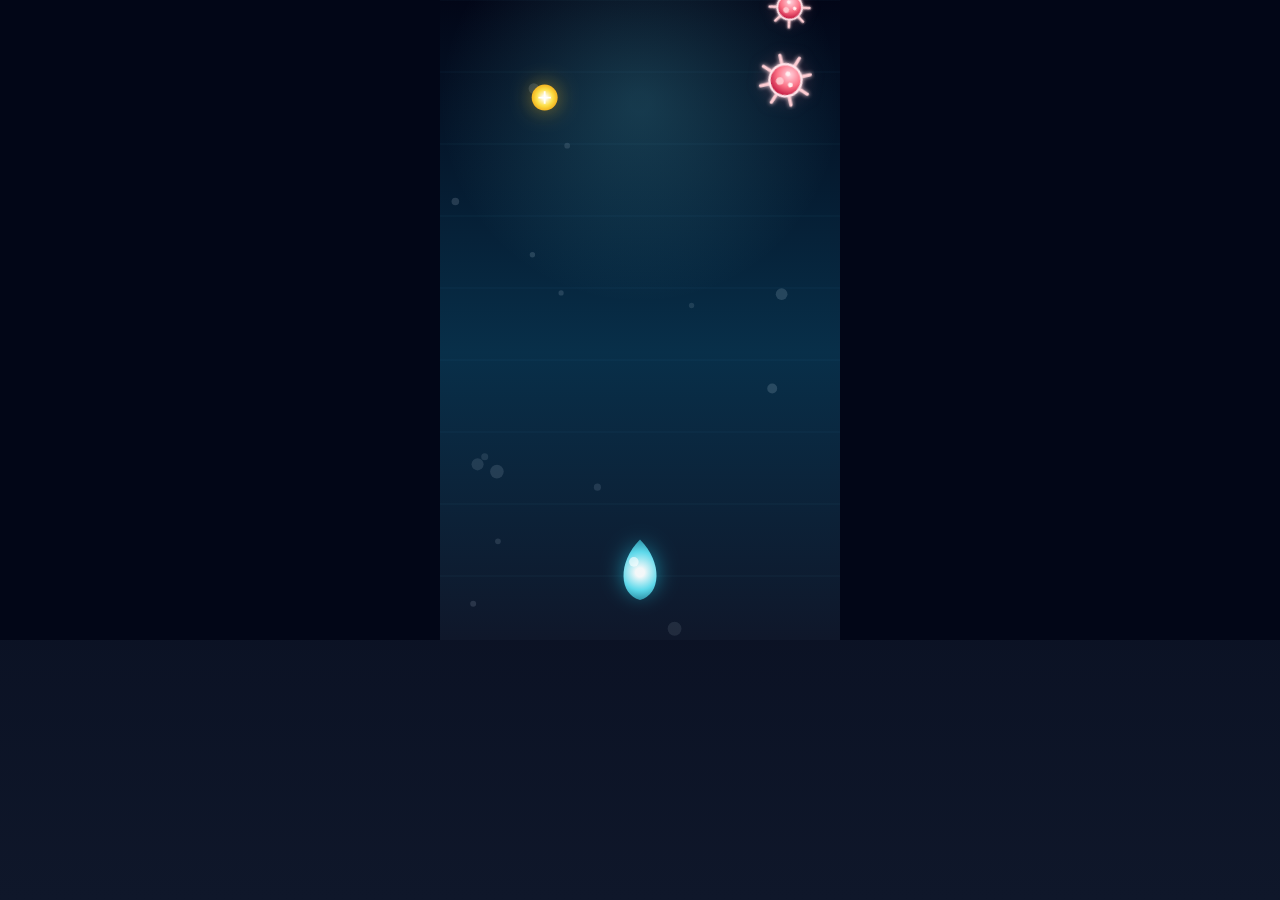
<file: h2o_guardian.html>
<!DOCTYPE html>
<html lang="vi">
<head>
    <meta charset="UTF-8">
    <meta
        name="viewport"
        content="width=device-width, initial-scale=1.0, maximum-scale=1.0,
        user-scalable=no, viewport-fit=cover"
    >
    <title>H2O Guardian</title>
    <style>
        :root {
            color-scheme: dark;
            --bg-start: #020617;
            --bg-end: #0f172a;
            --panel: rgba(10, 23, 46, 0.72);
            --panel-border: rgba(125, 211, 252, 0.24);
            --accent: #67e8f9;
            --accent-strong: #22d3ee;
            --danger: #fb7185;
            --warning: #fbbf24;
            --text-main: #e0f2fe;
            --text-soft: #94a3b8;
        }

        * {
            box-sizing: border-box;
        }

        html,
        body {
            margin: 0;
            min-height: 100%;
        }

        body {
            display: flex;
            align-items: center;
            justify-content: center;
            padding:
                max(12px, env(safe-area-inset-top))
                max(12px, env(safe-area-inset-right))
                max(12px, env(safe-area-inset-bottom))
                max(12px, env(safe-area-inset-left));
            overflow: hidden;
            font-family:
                Inter, ui-sans-serif, system-ui, -apple-system, BlinkMacSystemFont,
                "Segoe UI", sans-serif;
            background:
                radial-gradient(circle at top, rgba(34, 211, 238, 0.18), transparent 38%),
                linear-gradient(180deg, var(--bg-start), var(--bg-end));
            color: var(--text-main);
            touch-action: none;
        }

        body.pseudo-fullscreen {
            padding: 0;
        }

        .app-shell {
            position: relative;
            width: min(100%, 1100px);
            height: min(100dvh - 24px, 920px);
            display: grid;
            grid-template-rows: auto minmax(0, 1fr) auto;
            gap: 14px;
        }

        .app-shell.is-fullscreen {
            width: 100vw;
            height: 100dvh;
            max-width: none;
            gap: 0;
        }

        .top-bar {
            display: flex;
            align-items: center;
            justify-content: space-between;
            gap: 12px;
            padding: 14px 18px;
            border: 1px solid var(--panel-border);
            border-radius: 24px;
            background: var(--panel);
            backdrop-filter: blur(16px);
            box-shadow: 0 18px 45px rgba(15, 23, 42, 0.35);
        }

        .top-bar-actions {
            display: flex;
            align-items: center;
            gap: 10px;
        }

        .title-wrap h1 {
            margin: 0;
            font-size: clamp(20px, 2.5vw, 30px);
            letter-spacing: 0.04em;
        }

        .title-wrap p {
            margin: 4px 0 0;
            color: var(--text-soft);
            font-size: clamp(12px, 1.5vw, 14px);
        }

        .stats {
            display: flex;
            flex-wrap: wrap;
            gap: 10px;
            justify-content: flex-end;
        }

        .stat-card {
            min-width: 118px;
            padding: 10px 14px;
            border: 1px solid rgba(103, 232, 249, 0.2);
            border-radius: 18px;
            background: rgba(7, 18, 37, 0.72);
            text-align: left;
        }

        .stat-card span {
            display: block;
            font-size: 12px;
            color: var(--text-soft);
            text-transform: uppercase;
            letter-spacing: 0.08em;
        }

        .stat-card strong {
            display: block;
            margin-top: 4px;
            font-size: clamp(20px, 2.2vw, 28px);
            color: white;
        }

        .game-frame {
            position: relative;
            display: grid;
            place-items: center;
            min-height: 0;
            border-radius: 32px;
            background:
                linear-gradient(180deg, rgba(15, 23, 42, 0.55), rgba(2, 6, 23, 0.7)),
                radial-gradient(circle at top, rgba(34, 211, 238, 0.1), transparent 45%);
            border: 1px solid rgba(103, 232, 249, 0.18);
            box-shadow:
                inset 0 1px 0 rgba(255, 255, 255, 0.06),
                0 25px 60px rgba(2, 8, 23, 0.5);
            overflow: hidden;
        }

        canvas {
            display: block;
            width: 100%;
            height: 100%;
            max-width: 100%;
            max-height: 100%;
            border-radius: 28px;
            touch-action: none;
        }

        .overlay {
            position: absolute;
            inset: 0;
            display: none;
            align-items: center;
            justify-content: center;
            padding: 20px;
            background: rgba(2, 6, 23, 0.72);
            backdrop-filter: blur(10px);
        }

        .overlay.is-visible {
            display: flex;
        }

        .overlay-card {
            width: min(100%, 380px);
            padding: 28px 24px;
            text-align: center;
            border-radius: 28px;
            border: 1px solid rgba(251, 113, 133, 0.24);
            background: rgba(15, 23, 42, 0.88);
            box-shadow: 0 18px 50px rgba(2, 8, 23, 0.4);
        }

        .overlay-card h2 {
            margin: 0;
            font-size: clamp(28px, 5vw, 38px);
            color: #ffd4dc;
        }

        .overlay-card p {
            margin: 12px 0 20px;
            color: var(--text-soft);
            line-height: 1.5;
        }

        .overlay-card strong {
            color: white;
        }

        button {
            appearance: none;
            border: none;
            padding: 14px 28px;
            border-radius: 999px;
            font-size: 16px;
            font-weight: 700;
            color: #082f49;
            background: linear-gradient(135deg, #a5f3fc, #22d3ee);
            cursor: pointer;
            box-shadow: 0 10px 30px rgba(34, 211, 238, 0.24);
        }

        .secondary-button {
            padding: 12px 18px;
            font-size: 14px;
            color: var(--text-main);
            background: rgba(8, 15, 31, 0.8);
            border: 1px solid rgba(103, 232, 249, 0.24);
            box-shadow: none;
        }

        .bottom-bar {
            display: flex;
            align-items: center;
            justify-content: space-between;
            gap: 12px;
            padding: 12px 18px;
            border-radius: 22px;
            background: rgba(8, 15, 31, 0.66);
            border: 1px solid rgba(103, 232, 249, 0.14);
            color: var(--text-soft);
            font-size: 14px;
        }

        .bottom-bar b {
            color: var(--accent);
        }

        .app-shell.is-fullscreen .top-bar,
        .app-shell.is-fullscreen .bottom-bar {
            display: none;
        }

        .app-shell.is-fullscreen .game-frame {
            border-radius: 0;
            border: none;
            box-shadow: none;
            background: #020617;
        }

        .app-shell.is-fullscreen canvas,
        .app-shell.is-fullscreen .overlay {
            border-radius: 0;
        }

        @media (max-width: 860px) {
            .app-shell {
                height: min(100dvh - 24px, 1000px);
            }

            .top-bar,
            .bottom-bar {
                flex-direction: column;
                align-items: stretch;
            }

            .top-bar-actions {
                justify-content: space-between;
            }

            .stats {
                justify-content: stretch;
            }

            .stat-card {
                flex: 1 1 0;
                min-width: 0;
            }
        }

        @media (max-width: 520px) {
            body {
                padding: 10px;
            }

            .app-shell {
                gap: 10px;
                height: min(100dvh - 20px, 920px);
            }

            .top-bar,
            .bottom-bar,
            .overlay-card {
                border-radius: 22px;
            }

            .secondary-button {
                width: 100%;
            }
        }
    </style>
</head>
<body>
    <main class="app-shell">
        <section class="top-bar">
            <div class="title-wrap">
                <h1>H2O Guardian</h1>
                <p>
                    Né vi khuẩn, nhặt lõi thanh lọc và giữ độ tinh khiết cao nhất.
                </p>
            </div>
            <div class="stats">
                <div class="stat-card">
                    <span>Độ tinh khiết</span>
                    <strong><b id="score">0</b>%</strong>
                </div>
                <div class="stat-card">
                    <span>Kỷ lục</span>
                    <strong><b id="bestScore">0</b>%</strong>
                </div>
            </div>
            <div class="top-bar-actions">
                <button
                    id="fullscreenButton"
                    class="secondary-button"
                    type="button"
                >
                    Full screen
                </button>
            </div>
        </section>

        <section class="game-frame">
            <canvas id="gameCanvas" aria-label="H2O Guardian game"></canvas>

            <div id="overlay" class="overlay">
                <div class="overlay-card">
                    <h2>Bị nhiễm bẩn!</h2>
                    <p id="finalScore">
                        Độ tinh khiết cuối cùng: <strong>0%</strong>
                    </p>
                    <button id="restartButton" type="button">Chơi lại</button>
                </div>
            </div>
        </section>

        <section class="bottom-bar">
            <div>
                <b>Điều khiển:</b> kéo, chạm, rê chuột hoặc dùng phím
                <b>A/D</b>, <b>←/→</b>.
            </div>
            <div>
                <b>Mẹo:</b> lõi vàng sẽ quét sạch vi khuẩn và tăng thêm điểm.
            </div>
        </section>
    </main>

    <script>
        (() => {
            const canvas = document.getElementById("gameCanvas");
            const ctx = canvas.getContext("2d");
            const appShell = document.querySelector(".app-shell");
            const frameEl = document.querySelector(".game-frame");
            const overlay = document.getElementById("overlay");
            const scoreEl = document.getElementById("score");
            const bestScoreEl = document.getElementById("bestScore");
            const finalScoreEl = document.getElementById("finalScore");
            const restartButton = document.getElementById("restartButton");
            const fullscreenButton = document.getElementById("fullscreenButton");

            const STORAGE_KEY = "h2o_guardian_best_score";
            const ENEMY_SPRITE_SVG = `
                <svg xmlns="http://www.w3.org/2000/svg" viewBox="0 0 128 128">
                    <defs>
                        <radialGradient id="core" cx="36%" cy="34%" r="70%">
                            <stop offset="0%" stop-color="#ffd5df" />
                            <stop offset="55%" stop-color="#fb7185" />
                            <stop offset="100%" stop-color="#be123c" />
                        </radialGradient>
                        <filter
                            id="glow"
                            x="-40%"
                            y="-40%"
                            width="180%"
                            height="180%"
                        >
                            <feGaussianBlur stdDeviation="4" result="blur" />
                            <feMerge>
                                <feMergeNode in="blur" />
                                <feMergeNode in="SourceGraphic" />
                            </feMerge>
                        </filter>
                    </defs>
                    <g filter="url(#glow)">
                        <g stroke="#fecdd3" stroke-width="7" stroke-linecap="round">
                            <line x1="64" y1="10" x2="64" y2="28" />
                            <line x1="64" y1="100" x2="64" y2="118" />
                            <line x1="10" y1="64" x2="28" y2="64" />
                            <line x1="100" y1="64" x2="118" y2="64" />
                            <line x1="25" y1="25" x2="37" y2="37" />
                            <line x1="91" y1="91" x2="103" y2="103" />
                            <line x1="25" y1="103" x2="37" y2="91" />
                            <line x1="91" y1="37" x2="103" y2="25" />
                        </g>
                        <circle
                            cx="64"
                            cy="64"
                            r="34"
                            fill="url(#core)"
                            stroke="#ffe4ea"
                            stroke-width="5"
                        />
                        <circle cx="52" cy="56" r="5" fill="#fff1f2" />
                        <circle cx="76" cy="56" r="5" fill="#fff1f2" />
                        <circle cx="63" cy="76" r="8" fill="#fecdd3" opacity="0.9" />
                    </g>
                </svg>
            `;

            function createEnemySprite() {
                const sprite = new Image();
                sprite.decoding = "async";
                sprite.src =
                    "data:image/svg+xml;charset=utf-8," +
                    encodeURIComponent(ENEMY_SPRITE_SVG);
                return sprite;
            }

            function createBeamSprite() {
                const beamCanvas = document.createElement("canvas");
                beamCanvas.width = 256;
                beamCanvas.height = 48;

                const beamCtx = beamCanvas.getContext("2d");
                const glowGradient = beamCtx.createLinearGradient(
                    0,
                    beamCanvas.height / 2,
                    beamCanvas.width,
                    beamCanvas.height / 2
                );

                glowGradient.addColorStop(0, "rgba(255, 251, 235, 1)");
                glowGradient.addColorStop(0.45, "rgba(253, 224, 71, 1)");
                glowGradient.addColorStop(1, "rgba(125, 211, 252, 0)");

                beamCtx.strokeStyle = glowGradient;
                beamCtx.lineCap = "round";
                beamCtx.lineWidth = 18;
                beamCtx.shadowColor = "rgba(251, 191, 36, 0.95)";
                beamCtx.shadowBlur = 18;
                beamCtx.beginPath();
                beamCtx.moveTo(10, beamCanvas.height / 2);
                beamCtx.lineTo(beamCanvas.width - 18, beamCanvas.height / 2);
                beamCtx.stroke();

                beamCtx.shadowBlur = 0;
                beamCtx.strokeStyle = "rgba(255, 255, 255, 0.9)";
                beamCtx.lineWidth = 5;
                beamCtx.beginPath();
                beamCtx.moveTo(10, beamCanvas.height / 2);
                beamCtx.lineTo(beamCanvas.width - 18, beamCanvas.height / 2);
                beamCtx.stroke();

                return beamCanvas;
            }

            const game = {
                width: 0,
                height: 0,
                dpr: Math.min(window.devicePixelRatio || 1, 2),
                running: false,
                lastFrame: 0,
                score: 0,
                bestScore: Number(localStorage.getItem(STORAGE_KEY)) || 0,
                spawnEnemyTimer: 0,
                spawnItemTimer: 0,
                keyboardDirection: 0,
                pointerActive: false,
                player: {
                    x: 0,
                    y: 0,
                    radius: 22,
                    speed: 420
                },
                enemies: [],
                items: [],
                particles: [],
                purifierBeams: [],
                backgroundBubbles: [],
                backgroundLayer: null,
                beamSprite: createBeamSprite(),
                enemySprite: createEnemySprite(),
                pseudoFullscreen: true,
                hasAttemptedNativeFullscreen: false
            };

            bestScoreEl.textContent = String(game.bestScore);
            ctx.imageSmoothingEnabled = true;
            ctx.imageSmoothingQuality = "high";

            function clamp(value, min, max) {
                return Math.min(Math.max(value, min), max);
            }

            function randomBetween(min, max) {
                return Math.random() * (max - min) + min;
            }

            function isFullscreenActive() {
                return Boolean(
                    document.fullscreenElement ||
                        document.webkitFullscreenElement ||
                        game.pseudoFullscreen
                );
            }

            function updateFullscreenUi() {
                const isFullscreen = isFullscreenActive();
                appShell.classList.toggle("is-fullscreen", isFullscreen);
                document.body.classList.toggle("pseudo-fullscreen", game.pseudoFullscreen);
                fullscreenButton.textContent = isFullscreen
                    ? "Thoát full screen"
                    : "Full screen";
            }

            async function toggleFullscreen() {
                try {
                    if (isFullscreenActive()) {
                        if (document.fullscreenElement && document.exitFullscreen) {
                            await document.exitFullscreen();
                        } else if (
                            document.webkitFullscreenElement &&
                            document.webkitExitFullscreen
                        ) {
                            document.webkitExitFullscreen();
                        } else {
                            game.pseudoFullscreen = false;
                        }
                    } else if (appShell.requestFullscreen) {
                        game.pseudoFullscreen = false;
                        await appShell.requestFullscreen();
                    } else if (appShell.webkitRequestFullscreen) {
                        game.pseudoFullscreen = false;
                        appShell.webkitRequestFullscreen();
                    } else {
                        game.pseudoFullscreen = true;
                    }
                } catch (error) {
                    console.error("Fullscreen toggle failed", error);
                } finally {
                    updateFullscreenUi();
                    setTimeout(resizeCanvas, 50);
                }
            }

            async function tryEnterNativeFullscreen() {
                if (
                    game.hasAttemptedNativeFullscreen ||
                    document.fullscreenElement ||
                    document.webkitFullscreenElement
                ) {
                    return;
                }

                game.hasAttemptedNativeFullscreen = true;

                try {
                    if (appShell.requestFullscreen) {
                        await appShell.requestFullscreen();
                        game.pseudoFullscreen = false;
                    } else if (appShell.webkitRequestFullscreen) {
                        appShell.webkitRequestFullscreen();
                        game.pseudoFullscreen = false;
                    }
                } catch (error) {
                    game.pseudoFullscreen = true;
                } finally {
                    updateFullscreenUi();
                    setTimeout(resizeCanvas, 50);
                }
            }

            function resizeCanvas() {
                const previousWidth = game.width || 430;
                const previousHeight = game.height || 720;
                const frameRect = frameEl.getBoundingClientRect();
                const aspectRatio = 10 / 16;
                const framePadding = isFullscreenActive() ? 0 : 18;
                let nextWidth = frameRect.width - framePadding;
                let nextHeight = frameRect.height - framePadding;

                if (nextWidth / nextHeight > aspectRatio) {
                    nextWidth = nextHeight * aspectRatio;
                } else {
                    nextHeight = nextWidth / aspectRatio;
                }

                game.width = Math.max(280, Math.floor(nextWidth));
                game.height = Math.max(420, Math.floor(nextHeight));

                canvas.style.width = game.width + "px";
                canvas.style.height = game.height + "px";
                canvas.width = Math.floor(game.width * game.dpr);
                canvas.height = Math.floor(game.height * game.dpr);
                ctx.setTransform(game.dpr, 0, 0, game.dpr, 0, 0);

                const scaleX = game.width / previousWidth;
                const scaleY = game.height / previousHeight;

                game.player.x = clamp(
                    (game.player.x || game.width / 2) * scaleX,
                    game.player.radius,
                    game.width - game.player.radius
                );
                game.player.y = game.height - 72;
                game.player.radius = clamp(game.width * 0.055, 18, 30);

                game.enemies.forEach((enemy) => {
                    enemy.x *= scaleX;
                    enemy.y *= scaleY;
                    enemy.radius = clamp(enemy.radius * scaleX, 16, 34);
                });

                game.items.forEach((item) => {
                    item.x *= scaleX;
                    item.y *= scaleY;
                    item.radius = clamp(item.radius * scaleX, 12, 22);
                });

                game.particles.forEach((particle) => {
                    particle.x *= scaleX;
                    particle.y *= scaleY;
                });

                game.purifierBeams.forEach((beam) => {
                    beam.fromX *= scaleX;
                    beam.fromY *= scaleY;
                    beam.toX *= scaleX;
                    beam.toY *= scaleY;
                    beam.length = Math.hypot(
                        beam.toX - beam.fromX,
                        beam.toY - beam.fromY
                    );
                    beam.angle = Math.atan2(
                        beam.toY - beam.fromY,
                        beam.toX - beam.fromX
                    );
                });

                createBackgroundBubbles();
                buildBackgroundLayer();
            }

            function createBackgroundBubbles() {
                const amount = Math.max(10, Math.floor(game.width / 26));
                game.backgroundBubbles = Array.from(
                    { length: amount },
                    () => ({
                        x: randomBetween(0, game.width),
                        y: randomBetween(0, game.height),
                        radius: randomBetween(2, 7),
                        speed: randomBetween(8, 20),
                        alpha: randomBetween(0.08, 0.18)
                    })
                );
            }

            function buildBackgroundLayer() {
                const layer = document.createElement("canvas");
                layer.width = game.width;
                layer.height = game.height;

                const layerCtx = layer.getContext("2d");
                const skyGradient = layerCtx.createLinearGradient(
                    0,
                    0,
                    0,
                    game.height
                );
                skyGradient.addColorStop(0, "#020617");
                skyGradient.addColorStop(0.55, "#082f49");
                skyGradient.addColorStop(1, "#0f172a");

                layerCtx.fillStyle = skyGradient;
                layerCtx.fillRect(0, 0, game.width, game.height);

                const glow = layerCtx.createRadialGradient(
                    game.width * 0.5,
                    game.height * 0.16,
                    10,
                    game.width * 0.5,
                    game.height * 0.16,
                    game.width * 0.5
                );
                glow.addColorStop(0, "rgba(103, 232, 249, 0.18)");
                glow.addColorStop(1, "rgba(103, 232, 249, 0)");
                layerCtx.fillStyle = glow;
                layerCtx.fillRect(0, 0, game.width, game.height);

                layerCtx.strokeStyle = "rgba(125, 211, 252, 0.06)";
                layerCtx.lineWidth = 1;

                for (let y = 0; y <= game.height; y += 72) {
                    layerCtx.beginPath();
                    layerCtx.moveTo(0, y);
                    layerCtx.lineTo(game.width, y);
                    layerCtx.stroke();
                }

                game.backgroundLayer = layer;
            }

            function resetGame() {
                game.score = 0;
                game.spawnEnemyTimer = 0;
                game.spawnItemTimer = 0;
                game.keyboardDirection = 0;
                game.pointerActive = false;
                game.lastFrame = 0;
                game.running = true;
                game.enemies = [];
                game.items = [];
                game.particles = [];
                game.purifierBeams = [];
                game.player.x = game.width / 2;
                game.player.y = game.height - 72;
                overlay.classList.remove("is-visible");
                scoreEl.textContent = "0";
                requestAnimationFrame(update);
            }

            function updateScore(nextValue) {
                game.score = nextValue;
                scoreEl.textContent = String(game.score);

                if (game.score > game.bestScore) {
                    game.bestScore = game.score;
                    bestScoreEl.textContent = String(game.bestScore);
                    localStorage.setItem(STORAGE_KEY, String(game.bestScore));
                }
            }

            function spawnEnemy() {
                if (game.enemies.length >= 9) {
                    return;
                }

                const radius = randomBetween(
                    game.width * 0.04,
                    game.width * 0.075
                );

                game.enemies.push({
                    x: randomBetween(radius, game.width - radius),
                    y: -radius * 2,
                    radius,
                    speed: randomBetween(150, 240) + game.score * 1.8,
                    rotation: randomBetween(0, Math.PI * 2),
                    spin: randomBetween(-1.4, 1.4)
                });
            }

            function spawnItem() {
                const radius = clamp(game.width * 0.034, 13, 18);

                game.items.push({
                    x: randomBetween(radius, game.width - radius),
                    y: -radius * 3,
                    radius,
                    speed: randomBetween(150, 210),
                    pulse: randomBetween(0, Math.PI * 2)
                });
            }

            function createParticles(x, y, color, amount) {
                for (let index = 0; index < amount; index += 1) {
                    game.particles.push({
                        x,
                        y,
                        radius: randomBetween(2, 6),
                        vx: randomBetween(-110, 110),
                        vy: randomBetween(-140, 40),
                        life: randomBetween(0.35, 0.85),
                        maxLife: randomBetween(0.35, 0.85),
                        color
                    });
                }
            }

            function createPurifierBeams(sourceX, sourceY, targets) {
                if (targets.length === 0) {
                    const targetX = sourceX;
                    const targetY = sourceY - game.height * 0.22;

                    game.purifierBeams.push({
                        fromX: sourceX,
                        fromY: sourceY,
                        toX: targetX,
                        toY: targetY,
                        length: Math.hypot(targetX - sourceX, targetY - sourceY),
                        angle: Math.atan2(targetY - sourceY, targetX - sourceX),
                        life: 0.28,
                        maxLife: 0.28,
                        width: Math.max(5, game.width * 0.012)
                    });
                    return;
                }

                targets.forEach((enemy) => {
                    const length = Math.hypot(enemy.x - sourceX, enemy.y - sourceY);
                    const angle = Math.atan2(enemy.y - sourceY, enemy.x - sourceX);

                    game.purifierBeams.push({
                        fromX: sourceX,
                        fromY: sourceY,
                        toX: enemy.x,
                        toY: enemy.y,
                        length,
                        angle,
                        life: 0.22,
                        maxLife: 0.22,
                        width: Math.max(4, enemy.radius * 0.32)
                    });
                });
            }

            function endGame() {
                game.running = false;
                createParticles(
                    game.player.x,
                    game.player.y,
                    "rgba(251, 113, 133, 0.95)",
                    16
                );
                finalScoreEl.innerHTML =
                    "Độ tinh khiết cuối cùng: <strong>" + game.score + "%</strong>";
                overlay.classList.add("is-visible");
            }

            function movePlayerTo(clientX) {
                const rect = canvas.getBoundingClientRect();
                const relativeX = clientX - rect.left;
                game.player.x = clamp(
                    relativeX,
                    game.player.radius,
                    game.width - game.player.radius
                );
            }

            function handlePointerMove(event) {
                if (!game.running) {
                    return;
                }

                if (event.pointerType !== "mouse" || game.pointerActive) {
                    event.preventDefault();
                }

                if (event.pointerType === "mouse" || game.pointerActive) {
                    movePlayerTo(event.clientX);
                }
            }

            function handlePointerDown(event) {
                tryEnterNativeFullscreen();
                game.pointerActive = true;
                movePlayerTo(event.clientX);
            }

            function handlePointerUp() {
                game.pointerActive = false;
            }

            function handleKeyDown(event) {
                if (event.key === "ArrowLeft" || event.key === "a") {
                    game.keyboardDirection = -1;
                }

                if (event.key === "ArrowRight" || event.key === "d") {
                    game.keyboardDirection = 1;
                }
            }

            function handleKeyUp(event) {
                if (
                    event.key === "ArrowLeft" ||
                    event.key === "a" ||
                    event.key === "ArrowRight" ||
                    event.key === "d"
                ) {
                    game.keyboardDirection = 0;
                }
            }

            function updateBackground(deltaTime) {
                game.backgroundBubbles.forEach((bubble) => {
                    bubble.y -= bubble.speed * deltaTime;

                    if (bubble.y < -bubble.radius) {
                        bubble.y = game.height + bubble.radius;
                        bubble.x = randomBetween(0, game.width);
                    }
                });
            }

            function updateEntities(deltaTime) {
                const difficultyFactor = Math.min(2.8, 1 + game.score / 80);

                game.spawnEnemyTimer -= deltaTime;
                game.spawnItemTimer -= deltaTime;

                if (game.spawnEnemyTimer <= 0) {
                    spawnEnemy();
                    game.spawnEnemyTimer = randomBetween(0.35, 0.7) / difficultyFactor;
                }

                if (game.spawnItemTimer <= 0) {
                    spawnItem();
                    game.spawnItemTimer = randomBetween(4.5, 7.5);
                }

                if (game.keyboardDirection !== 0) {
                    game.player.x = clamp(
                        game.player.x +
                            game.keyboardDirection *
                                game.player.speed *
                                deltaTime,
                        game.player.radius,
                        game.width - game.player.radius
                    );
                }

                for (let index = game.enemies.length - 1; index >= 0; index -= 1) {
                    const enemy = game.enemies[index];
                    enemy.y += enemy.speed * deltaTime;
                    enemy.rotation += enemy.spin * deltaTime;

                    const distance = Math.hypot(
                        game.player.x - enemy.x,
                        game.player.y - enemy.y
                    );

                    if (distance < game.player.radius + enemy.radius * 0.82) {
                        endGame();
                        return;
                    }

                    if (enemy.y - enemy.radius > game.height) {
                        game.enemies.splice(index, 1);
                        updateScore(game.score + 1);
                    }
                }

                for (let index = game.items.length - 1; index >= 0; index -= 1) {
                    const item = game.items[index];
                    item.y += item.speed * deltaTime;
                    item.pulse += deltaTime * 5;

                    const distance = Math.hypot(
                        game.player.x - item.x,
                        game.player.y - item.y
                    );

                    if (distance < game.player.radius + item.radius) {
                        const enemiesToClear = game.enemies.map((enemy) => ({
                            x: enemy.x,
                            y: enemy.y,
                            radius: enemy.radius
                        }));
                        game.items.splice(index, 1);
                        createPurifierBeams(item.x, item.y, enemiesToClear);
                        game.enemies = [];
                        updateScore(game.score + 10);
                        createParticles(
                            item.x,
                            item.y,
                            "rgba(251, 191, 36, 0.95)",
                            12
                        );
                        continue;
                    }

                    if (item.y - item.radius > game.height) {
                        game.items.splice(index, 1);
                    }
                }

                for (
                    let index = game.particles.length - 1;
                    index >= 0;
                    index -= 1
                ) {
                    const particle = game.particles[index];
                    particle.life -= deltaTime;
                    particle.x += particle.vx * deltaTime;
                    particle.y += particle.vy * deltaTime;
                    particle.vy += 180 * deltaTime;

                    if (particle.life <= 0) {
                        game.particles.splice(index, 1);
                    }
                }

                for (
                    let index = game.purifierBeams.length - 1;
                    index >= 0;
                    index -= 1
                ) {
                    const beam = game.purifierBeams[index];
                    beam.life -= deltaTime;

                    if (beam.life <= 0) {
                        game.purifierBeams.splice(index, 1);
                    }
                }
            }

            function drawBackground() {
                if (game.backgroundLayer) {
                    ctx.drawImage(game.backgroundLayer, 0, 0, game.width, game.height);
                }

                game.backgroundBubbles.forEach((bubble) => {
                    ctx.beginPath();
                    ctx.fillStyle = "rgba(224, 242, 254, " + bubble.alpha + ")";
                    ctx.arc(bubble.x, bubble.y, bubble.radius, 0, Math.PI * 2);
                    ctx.fill();
                });
            }

            function drawPlayer() {
                const { x, y, radius } = game.player;

                ctx.save();
                ctx.translate(x, y);

                const playerGlow = ctx.createRadialGradient(
                    0,
                    radius * 0.2,
                    radius * 0.2,
                    0,
                    0,
                    radius * 2.1
                );
                playerGlow.addColorStop(0, "rgba(255, 255, 255, 0.95)");
                playerGlow.addColorStop(0.35, "rgba(103, 232, 249, 0.9)");
                playerGlow.addColorStop(1, "rgba(34, 211, 238, 0.08)");

                ctx.shadowColor = "rgba(34, 211, 238, 0.65)";
                ctx.shadowBlur = radius * 1.2;
                ctx.beginPath();
                ctx.moveTo(0, -radius * 1.3);
                ctx.bezierCurveTo(
                    radius * 1.05,
                    -radius * 0.25,
                    radius * 0.95,
                    radius * 1.2,
                    0,
                    radius * 1.45
                );
                ctx.bezierCurveTo(
                    -radius * 0.95,
                    radius * 1.2,
                    -radius * 1.05,
                    -radius * 0.25,
                    0,
                    -radius * 1.3
                );
                ctx.closePath();
                ctx.fillStyle = playerGlow;
                ctx.fill();

                ctx.shadowBlur = 0;
                ctx.beginPath();
                ctx.fillStyle = "rgba(255, 255, 255, 0.6)";
                ctx.arc(-radius * 0.28, -radius * 0.28, radius * 0.22, 0, Math.PI * 2);
                ctx.fill();
                ctx.restore();
            }

            function drawEnemy(enemy) {
                const spriteSize = enemy.radius * 2.8;

                ctx.save();
                ctx.translate(enemy.x, enemy.y);
                ctx.rotate(enemy.rotation);

                ctx.shadowColor = "rgba(251, 113, 133, 0.2)";
                ctx.shadowBlur = enemy.radius * 0.7;

                if (game.enemySprite.complete) {
                    ctx.drawImage(
                        game.enemySprite,
                        -spriteSize / 2,
                        -spriteSize / 2,
                        spriteSize,
                        spriteSize
                    );
                } else {
                    ctx.fillStyle = "#fb7185";
                    ctx.beginPath();
                    ctx.arc(0, 0, enemy.radius, 0, Math.PI * 2);
                    ctx.fill();
                }

                ctx.restore();
            }

            function drawItem(item) {
                ctx.save();
                ctx.translate(item.x, item.y);

                const glowStrength = 1 + Math.sin(item.pulse) * 0.08;
                ctx.shadowColor = "rgba(251, 191, 36, 0.55)";
                ctx.shadowBlur = item.radius * 1.6;

                const gradient = ctx.createRadialGradient(
                    0,
                    0,
                    item.radius * 0.18,
                    0,
                    0,
                    item.radius * 1.2
                );
                gradient.addColorStop(0, "rgba(255, 251, 235, 1)");
                gradient.addColorStop(0.45, "rgba(253, 224, 71, 1)");
                gradient.addColorStop(1, "rgba(245, 158, 11, 0.95)");

                ctx.scale(glowStrength, glowStrength);
                ctx.beginPath();
                ctx.fillStyle = gradient;
                ctx.arc(0, 0, item.radius, 0, Math.PI * 2);
                ctx.fill();

                ctx.beginPath();
                ctx.strokeStyle = "rgba(255, 255, 255, 0.92)";
                ctx.lineWidth = 2;
                ctx.moveTo(-item.radius * 0.48, 0);
                ctx.lineTo(item.radius * 0.48, 0);
                ctx.moveTo(0, -item.radius * 0.48);
                ctx.lineTo(0, item.radius * 0.48);
                ctx.stroke();
                ctx.restore();
            }

            function drawParticles() {
                game.particles.forEach((particle) => {
                    const alpha = particle.life / particle.maxLife;
                    ctx.beginPath();
                    ctx.fillStyle = particle.color.replace(
                        /\d*\.?\d+\)$/,
                        alpha + ")"
                    );
                    ctx.arc(
                        particle.x,
                        particle.y,
                        particle.radius * alpha,
                        0,
                        Math.PI * 2
                    );
                    ctx.fill();
                });
            }

            function drawPurifierBeams() {
                game.purifierBeams.forEach((beam) => {
                    const alpha = beam.life / beam.maxLife;
                    const sprite = game.beamSprite;
                    const drawWidth = beam.length;
                    const drawHeight = beam.width * (1.2 + alpha * 0.6);

                    ctx.save();
                    ctx.globalAlpha = alpha;
                    ctx.translate(beam.fromX, beam.fromY);
                    ctx.rotate(beam.angle);
                    ctx.drawImage(
                        sprite,
                        0,
                        0,
                        sprite.width,
                        sprite.height,
                        0,
                        -drawHeight / 2,
                        drawWidth,
                        drawHeight
                    );
                    ctx.restore();
                });
            }

            function render() {
                drawBackground();
                drawPurifierBeams();
                drawPlayer();
                game.enemies.forEach(drawEnemy);
                game.items.forEach(drawItem);
                drawParticles();
            }

            function update(timestamp) {
                if (!game.running) {
                    render();
                    return;
                }

                if (!game.lastFrame) {
                    game.lastFrame = timestamp;
                }

                const deltaTime = Math.min((timestamp - game.lastFrame) / 1000, 0.032);
                game.lastFrame = timestamp;

                updateBackground(deltaTime);
                updateEntities(deltaTime);
                render();

                if (game.running) {
                    requestAnimationFrame(update);
                }
            }

            canvas.addEventListener("pointerdown", handlePointerDown);
            canvas.addEventListener("pointermove", handlePointerMove);
            window.addEventListener("pointerup", handlePointerUp);
            window.addEventListener("pointercancel", handlePointerUp);
            window.addEventListener("keydown", handleKeyDown);
            window.addEventListener("keyup", handleKeyUp);
            window.addEventListener("resize", resizeCanvas);
            document.addEventListener("fullscreenchange", () => {
                updateFullscreenUi();
                resizeCanvas();
            });
            document.addEventListener("webkitfullscreenchange", () => {
                updateFullscreenUi();
                resizeCanvas();
            });
            restartButton.addEventListener("click", resetGame);
            fullscreenButton.addEventListener("click", toggleFullscreen);

            updateFullscreenUi();
            resizeCanvas();
            resetGame();
            setTimeout(tryEnterNativeFullscreen, 0);
        })();
    </script>
</body>
</html>
</file>
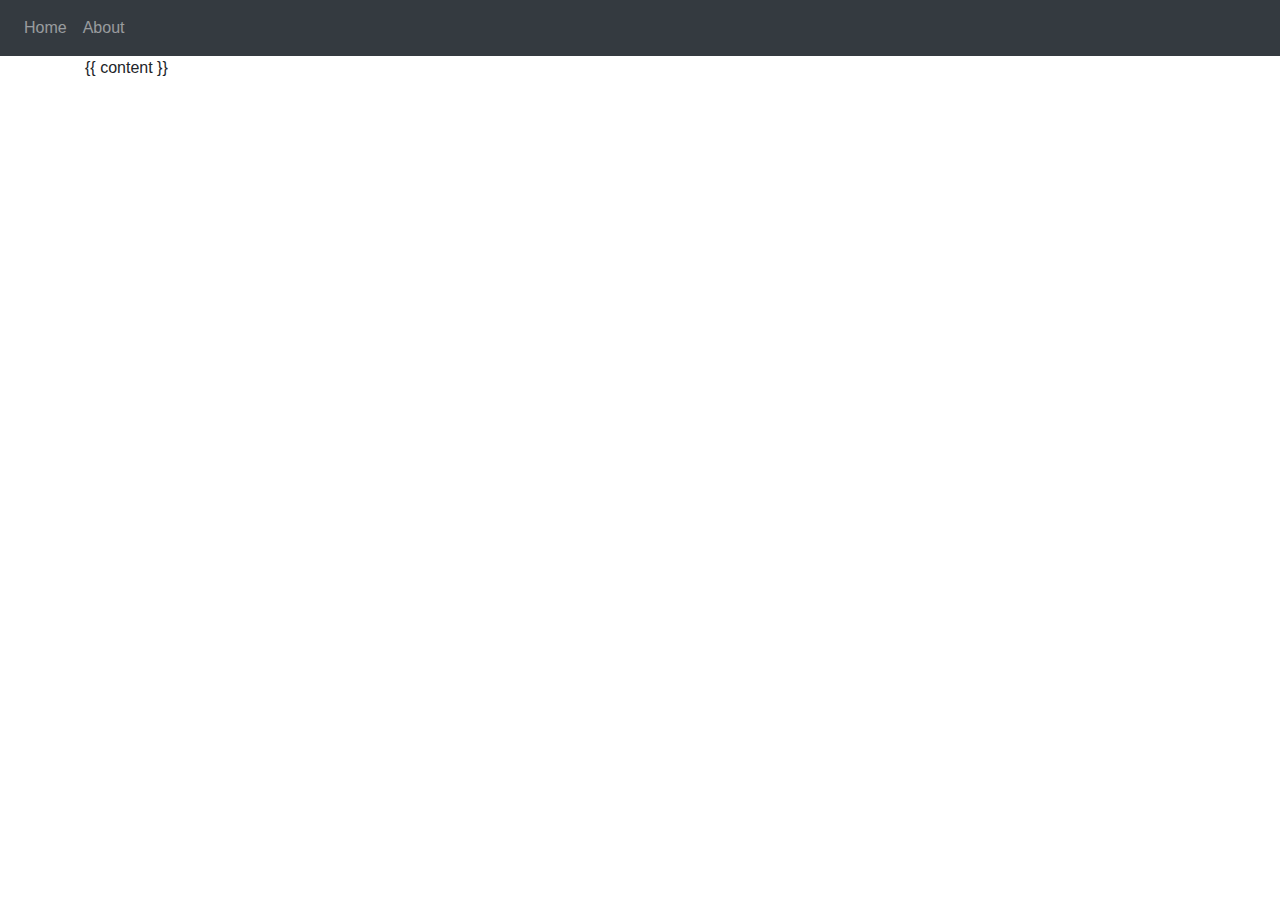
<file: _layouts/default.html>
<!DOCTYPE html>
<html>

<style>
/* Center the loader */
#loader {
  position: absolute;
  left: 50%;
  top: 50%;
  z-index: 1;
  width: 120px;
  height: 120px;
  margin: -76px 0 0 -76px;
  border: 16px solid #f3f3f3;
  border-radius: 50%;
  border-top: 16px solid #3498db;
  -webkit-animation: spin 2s linear infinite;
  animation: spin 2s linear infinite;
}

.no_padding {
  padding:0px !important;
}

.no_margin {
  margin:0px !important;
}

@-webkit-keyframes spin {
  0% { -webkit-transform: rotate(0deg); }
  100% { -webkit-transform: rotate(360deg); }
}

@keyframes spin {
  0% { transform: rotate(0deg); }
  100% { transform: rotate(360deg); }
}

/* Add animation to "page content" */
.animate-bottom {
  position: relative;
  -webkit-animation-name: animatebottom;
  -webkit-animation-duration: 1s;
  animation-name: animatebottom;
  animation-duration: 1s
}

@-webkit-keyframes animatebottom {
  from { bottom:-100px; opacity:0 }
  to { bottom:0px; opacity:1 }
}

@keyframes animatebottom {
  from{ bottom:-100px; opacity:0 }
  to{ bottom:0; opacity:1 }
}

#myDiv {
  display: none;
  text-align: center;
}

</style>

<head>
    <meta charset="utf-8"/>
    <meta name="viewport" content="width=device-width, initial-scale=1"/>
    <link rel="stylesheet" type="text/css" href="/styles/bootstrap.min.css">
    <link rel="stylesheet" type="text/css" href="/styles/font-awesome.min.css">
</head>
<body>
<nav class="navbar navbar-expand-lg navbar-dark bg-dark">
    <button
            class="navbar-toggler"
            type="button"
            data-toggle="collapse"
            data-target="#navbar"
    >
        <span class="navbar-toggler-icon"></span>
    </button>
    <div class="collapse navbar-collapse" id="navbar">
        <div class="navbar-nav">
            <a class="nav-item nav-link" id="home" href="/">Home</a>
            <a class="nav-item nav-link" id="chat" href="/about">About</a>
        </div>
    </div>
</nav>
<div class="container">
    {{ content }}
</div>
<script src="/js/jquery-3.2.1.slim.min.js"></script>
<script src="/js/popper.min.js"></script>
<script src="/js/bootstrap.min.js"></script>

<div id="loader" hidden></div>

</body>
</html>
</file>
